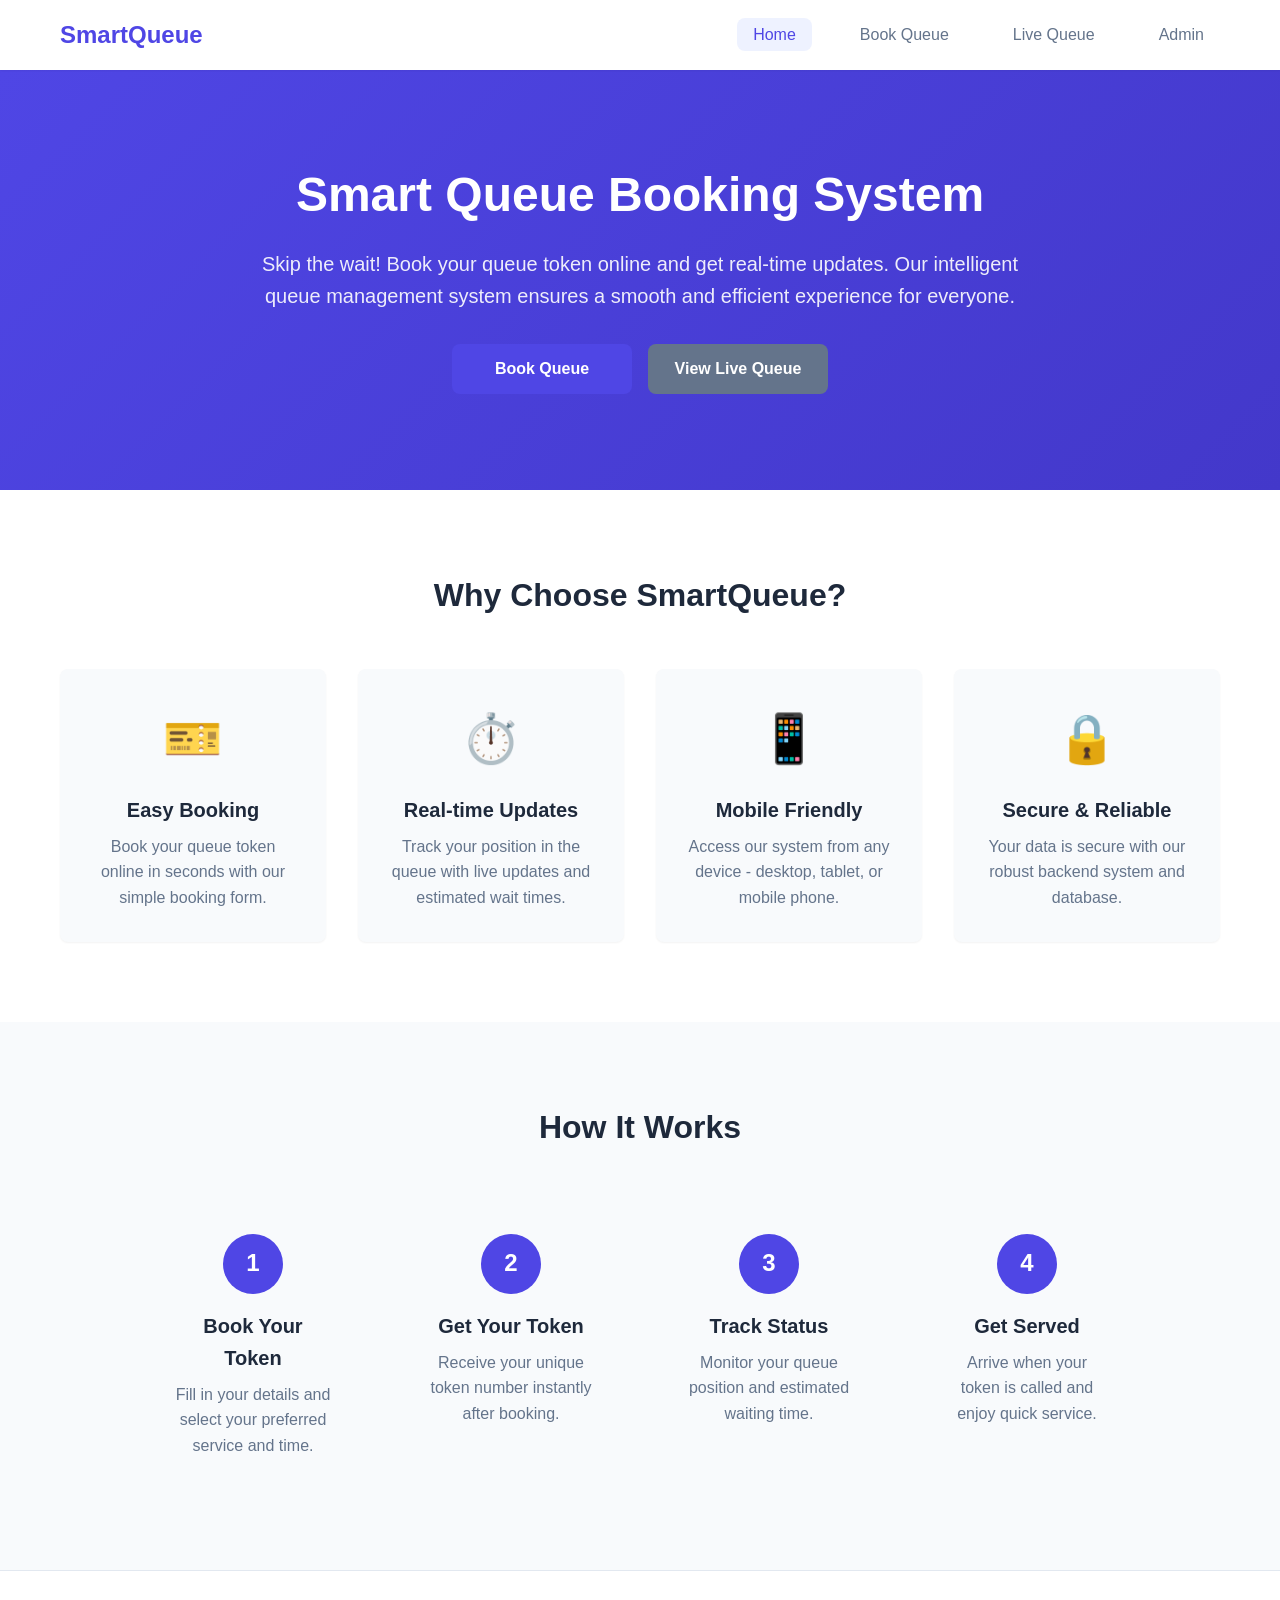
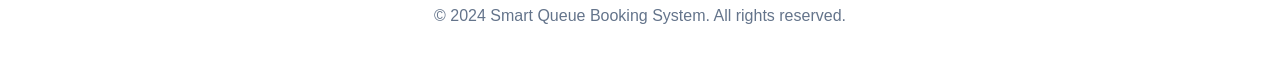
<file: SmartQueueSystem/frontend/index.html>
<!DOCTYPE html>
<html lang="en">
<head>
    <meta charset="UTF-8">
    <meta name="viewport" content="width=device-width, initial-scale=1.0">
    <title>Smart Queue Booking System</title>
    <link rel="stylesheet" href="style.css">
</head>
<body>
    <!-- Navigation Bar -->
    <nav class="navbar">
        <div class="nav-container">
            <div class="nav-brand">
                <h1>SmartQueue</h1>
            </div>
            <ul class="nav-menu">
                <li><a href="index.html" class="active">Home</a></li>
                <li><a href="booking.html">Book Queue</a></li>
                <li><a href="queue.html">Live Queue</a></li>
                <li><a href="admin.html">Admin</a></li>
            </ul>
        </div>
    </nav>

    <!-- Hero Section -->
    <section class="hero">
        <div class="hero-content">
            <h1 class="hero-title">Smart Queue Booking System</h1>
            <p class="hero-description">
                Skip the wait! Book your queue token online and get real-time updates. 
                Our intelligent queue management system ensures a smooth and efficient experience for everyone.
            </p>
            <div class="hero-buttons">
                <a href="booking.html" class="btn btn-primary">Book Queue</a>
                <a href="queue.html" class="btn btn-secondary">View Live Queue</a>
            </div>
        </div>
    </section>

    <!-- Features Section -->
    <section class="features">
        <div class="container">
            <h2 class="section-title">Why Choose SmartQueue?</h2>
            <div class="features-grid">
                <div class="feature-card">
                    <div class="feature-icon">🎫</div>
                    <h3>Easy Booking</h3>
                    <p>Book your queue token online in seconds with our simple booking form.</p>
                </div>
                <div class="feature-card">
                    <div class="feature-icon">⏱️</div>
                    <h3>Real-time Updates</h3>
                    <p>Track your position in the queue with live updates and estimated wait times.</p>
                </div>
                <div class="feature-card">
                    <div class="feature-icon">📱</div>
                    <h3>Mobile Friendly</h3>
                    <p>Access our system from any device - desktop, tablet, or mobile phone.</p>
                </div>
                <div class="feature-card">
                    <div class="feature-icon">🔒</div>
                    <h3>Secure & Reliable</h3>
                    <p>Your data is secure with our robust backend system and database.</p>
                </div>
            </div>
        </div>
    </section>

    <!-- How It Works Section -->
    <section class="how-it-works">
        <div class="container">
            <h2 class="section-title">How It Works</h2>
            <div class="steps">
                <div class="step">
                    <div class="step-number">1</div>
                    <h3>Book Your Token</h3>
                    <p>Fill in your details and select your preferred service and time.</p>
                </div>
                <div class="step">
                    <div class="step-number">2</div>
                    <h3>Get Your Token</h3>
                    <p>Receive your unique token number instantly after booking.</p>
                </div>
                <div class="step">
                    <div class="step-number">3</div>
                    <h3>Track Status</h3>
                    <p>Monitor your queue position and estimated waiting time.</p>
                </div>
                <div class="step">
                    <div class="step-number">4</div>
                    <h3>Get Served</h3>
                    <p>Arrive when your token is called and enjoy quick service.</p>
                </div>
            </div>
        </div>
    </section>

    <!-- Footer -->
    <footer class="footer">
        <div class="container">
            <p>&copy; 2024 Smart Queue Booking System. All rights reserved.</p>
        </div>
    </footer>
</body>
</html>
</file>
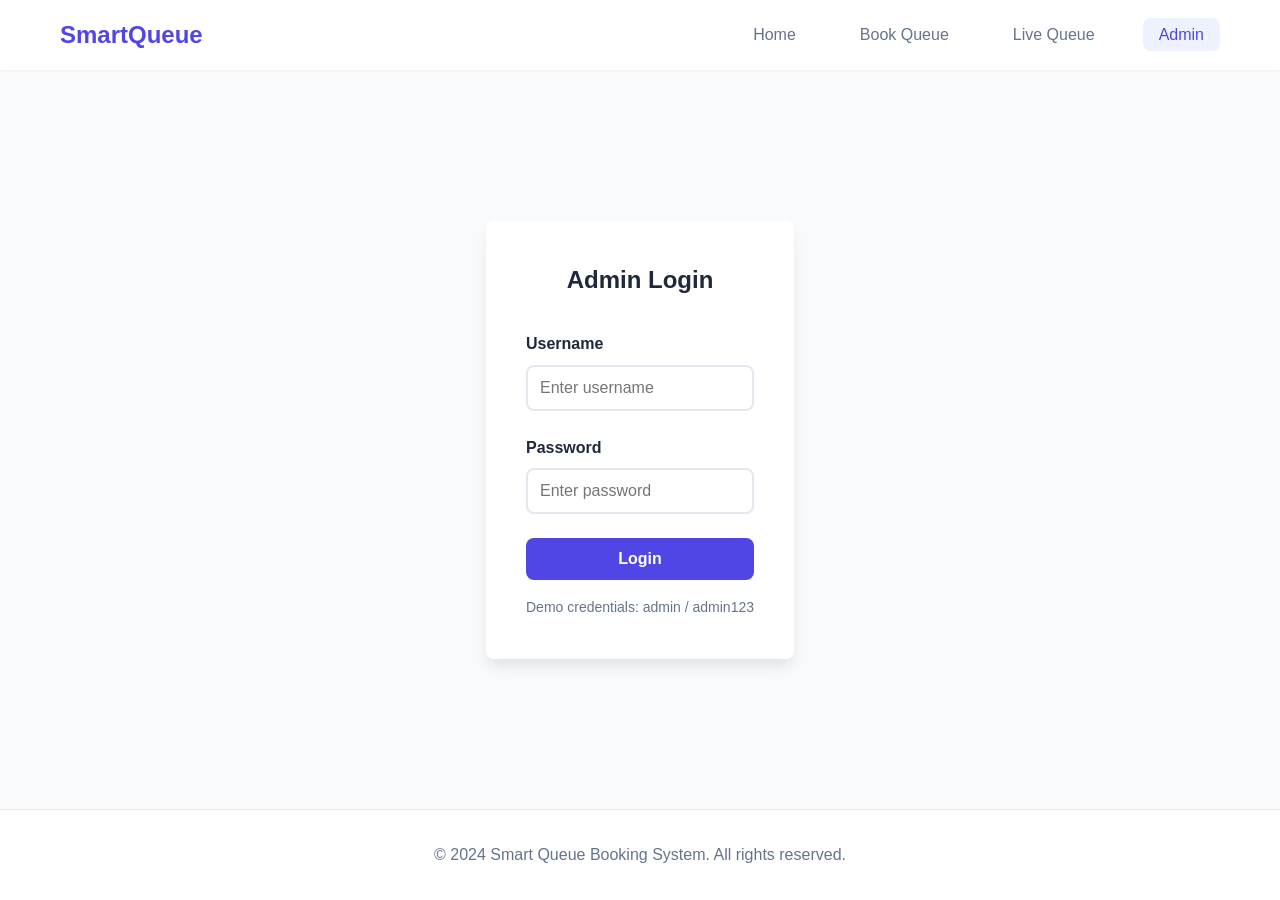
<file: SmartQueueSystem/frontend/admin.html>
<!DOCTYPE html>
<html lang="en">
<head>
    <meta charset="UTF-8">
    <meta name="viewport" content="width=device-width, initial-scale=1.0">
    <title>Admin Dashboard - Smart Queue System</title>
    <link rel="stylesheet" href="style.css">
</head>
<body>
    <!-- Navigation Bar -->
    <nav class="navbar">
        <div class="nav-container">
            <div class="nav-brand">
                <h1>SmartQueue</h1>
            </div>
            <ul class="nav-menu">
                <li><a href="index.html">Home</a></li>
                <li><a href="booking.html">Book Queue</a></li>
                <li><a href="queue.html">Live Queue</a></li>
                <li><a href="admin.html" class="active">Admin</a></li>
            </ul>
        </div>
    </nav>

    <!-- Login Section -->
    <section id="loginSection" class="login-section">
        <div class="container">
            <div class="login-card">
                <h2>Admin Login</h2>
                <form id="loginForm">
                    <div class="form-group">
                        <label for="username">Username</label>
                        <input 
                            type="text" 
                            id="username" 
                            name="username" 
                            required 
                            placeholder="Enter username"
                        >
                    </div>
                    <div class="form-group">
                        <label for="password">Password</label>
                        <input 
                            type="password" 
                            id="password" 
                            name="password" 
                            required 
                            placeholder="Enter password"
                        >
                    </div>
                    <div id="loginError" class="error-message"></div>
                    <button type="submit" class="btn btn-primary btn-block">Login</button>
                    <p class="login-hint">Demo credentials: admin / admin123</p>
                </form>
            </div>
        </div>
    </section>

    <!-- Admin Dashboard Section -->
    <section id="dashboardSection" class="admin-dashboard" style="display: none;">
        <div class="container">
            <div class="dashboard-header">
                <h2>Admin Dashboard</h2>
                <button class="btn btn-secondary" onclick="logout()">Logout</button>
            </div>

            <!-- Dashboard Statistics -->
            <div class="stats-grid">
                <div class="stat-card">
                    <div class="stat-icon">👥</div>
                    <div class="stat-value" id="adminWaitingCount">0</div>
                    <div class="stat-label">Waiting</div>
                </div>
                <div class="stat-card">
                    <div class="stat-icon">🔔</div>
                    <div class="stat-value" id="adminServingCount">0</div>
                    <div class="stat-label">Serving</div>
                </div>
                <div class="stat-card">
                    <div class="stat-icon">✅</div>
                    <div class="stat-value" id="adminCompletedCount">0</div>
                    <div class="stat-label">Completed</div>
                </div>
                <div class="stat-card">
                    <div class="stat-icon">❌</div>
                    <div class="stat-value" id="adminCancelledCount">0</div>
                    <div class="stat-label">Cancelled</div>
                </div>
            </div>

            <!-- Current Queue Control -->
            <div class="queue-control-card">
                <div class="queue-card-header">
                    <h3>Current Queue Control</h3>
                    <div class="refresh-indicator">
                        <span class="pulse"></span>
                        <span>Auto-refreshing</span>
                    </div>
                </div>
                <div class="current-serving-display">
                    <div class="token-display" id="adminCurrentToken">--</div>
                    <div class="token-info" id="adminCurrentTokenInfo">No token currently being served</div>
                </div>
                <div class="control-buttons">
                    <button class="btn btn-primary" onclick="callNext()">Call Next</button>
                    <button class="btn btn-success" onclick="completeCurrent()">Complete</button>
                </div>
            </div>

            <!-- Search Bookings -->
            <div class="search-card">
                <h3>Search Bookings</h3>
                <div class="search-form">
                    <input 
                        type="text" 
                        id="adminSearch" 
                        placeholder="Search by name, phone, or token..."
                    >
                    <button class="btn btn-primary" onclick="searchBookings()">Search</button>
                    <button class="btn btn-secondary" onclick="loadAllBookings()">Show All</button>
                </div>
            </div>

            <!-- Bookings Table -->
            <div class="bookings-table-card">
                <div class="queue-card-header">
                    <h3>Today's Bookings</h3>
                    <select id="statusFilter" onchange="filterBookings()">
                        <option value="all">All Status</option>
                        <option value="Waiting">Waiting</option>
                        <option value="Serving">Serving</option>
                        <option value="Completed">Completed</option>
                        <option value="Cancelled">Cancelled</option>
                    </select>
                </div>
                <div class="table-responsive">
                    <table id="bookingsTable">
                        <thead>
                            <tr>
                                <th>Token</th>
                                <th>Customer Name</th>
                                <th>Phone</th>
                                <th>Service</th>
                                <th>Time</th>
                                <th>Status</th>
                                <th>Actions</th>
                            </tr>
                        </thead>
                        <tbody id="bookingsTableBody">
                            <tr>
                                <td colspan="7" class="no-data">Loading bookings...</td>
                            </tr>
                        </tbody>
                    </table>
                </div>
            </div>
        </div>
    </section>

    <!-- Footer -->
    <footer class="footer">
        <div class="container">
            <p>&copy; 2024 Smart Queue Booking System. All rights reserved.</p>
        </div>
    </footer>

    <script src="admin.js"></script>
</body>
</html>
</file>
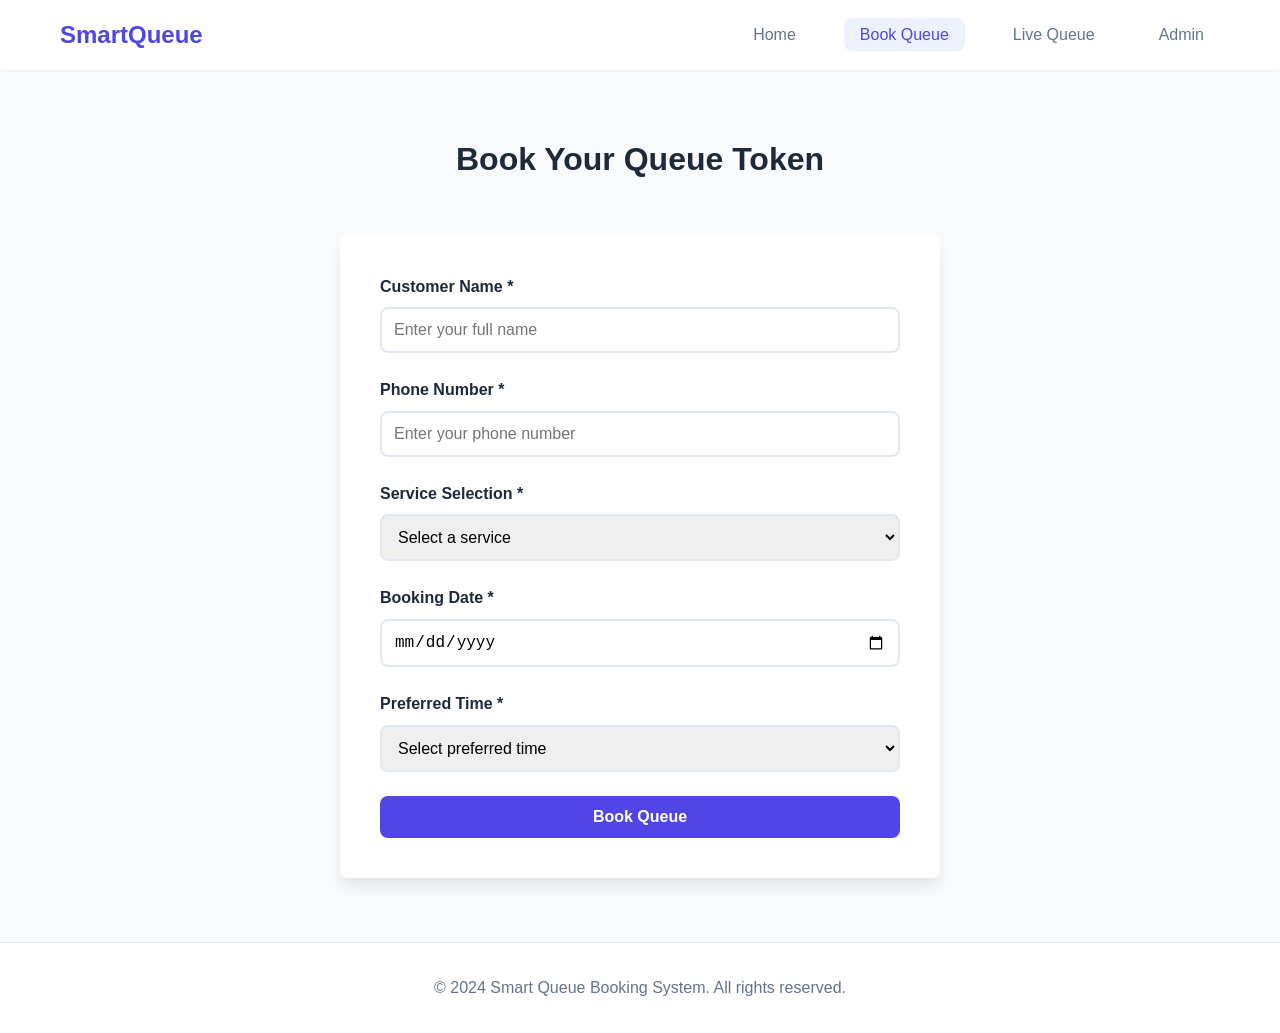
<file: SmartQueueSystem/frontend/booking.html>
<!DOCTYPE html>
<html lang="en">
<head>
    <meta charset="UTF-8">
    <meta name="viewport" content="width=device-width, initial-scale=1.0">
    <title>Book Queue - Smart Queue System</title>
    <link rel="stylesheet" href="style.css">
</head>
<body>
    <!-- Navigation Bar -->
    <nav class="navbar">
        <div class="nav-container">
            <div class="nav-brand">
                <h1>SmartQueue</h1>
            </div>
            <ul class="nav-menu">
                <li><a href="index.html">Home</a></li>
                <li><a href="booking.html" class="active">Book Queue</a></li>
                <li><a href="queue.html">Live Queue</a></li>
                <li><a href="admin.html">Admin</a></li>
            </ul>
        </div>
    </nav>

    <!-- Booking Section -->
    <section class="booking-section">
        <div class="container">
            <h2 class="section-title">Book Your Queue Token</h2>
            <div class="booking-container">
                <div class="booking-form-card">
                    <form id="bookingForm">
                        <div class="form-group">
                            <label for="customerName">Customer Name *</label>
                            <input 
                                type="text" 
                                id="customerName" 
                                name="customerName" 
                                required 
                                placeholder="Enter your full name"
                            >
                            <span class="error-message" id="nameError"></span>
                        </div>

                        <div class="form-group">
                            <label for="phone">Phone Number *</label>
                            <input 
                                type="tel" 
                                id="phone" 
                                name="phone" 
                                required 
                                placeholder="Enter your phone number"
                                pattern="[0-9]{10}"
                            >
                            <span class="error-message" id="phoneError"></span>
                        </div>

                        <div class="form-group">
                            <label for="service">Service Selection *</label>
                            <select id="service" name="service" required>
                                <option value="">Select a service</option>
                                <option value="General Consultation">General Consultation</option>
                                <option value="Technical Support">Technical Support</option>
                                <option value="Billing Inquiry">Billing Inquiry</option>
                                <option value="Account Management">Account Management</option>
                                <option value="Product Information">Product Information</option>
                            </select>
                            <span class="error-message" id="serviceError"></span>
                        </div>

                        <div class="form-group">
                            <label for="bookingDate">Booking Date *</label>
                            <input 
                                type="date" 
                                id="bookingDate" 
                                name="bookingDate" 
                                required
                            >
                            <span class="error-message" id="dateError"></span>
                        </div>

                        <div class="form-group">
                            <label for="bookingTime">Preferred Time *</label>
                            <select id="bookingTime" name="bookingTime" required>
                                <option value="">Select preferred time</option>
                                <option value="09:00">09:00 AM</option>
                                <option value="10:00">10:00 AM</option>
                                <option value="11:00">11:00 AM</option>
                                <option value="12:00">12:00 PM</option>
                                <option value="13:00">01:00 PM</option>
                                <option value="14:00">02:00 PM</option>
                                <option value="15:00">03:00 PM</option>
                                <option value="16:00">04:00 PM</option>
                                <option value="17:00">05:00 PM</option>
                            </select>
                            <span class="error-message" id="timeError"></span>
                        </div>

                        <button type="submit" class="btn btn-primary btn-block">Book Queue</button>
                    </form>
                </div>

                <!-- Success Modal -->
                <div id="successModal" class="modal">
                    <div class="modal-content">
                        <div class="modal-header">
                            <h2>Booking Successful!</h2>
                            <span class="close-modal">&times;</span>
                        </div>
                        <div class="modal-body">
                            <div class="success-icon">✓</div>
                            <p>Your queue token has been generated successfully.</p>
                            <div class="token-details">
                                <div class="token-item">
                                    <span class="token-label">Token Number:</span>
                                    <span class="token-value" id="tokenNumber">-</span>
                                </div>
                                <div class="token-item">
                                    <span class="token-label">Estimated Wait Time:</span>
                                    <span class="token-value" id="waitTime">-</span>
                                </div>
                            </div>
                            <p class="token-note">Please save your token number for reference.</p>
                        </div>
                        <div class="modal-footer">
                            <a href="queue.html" class="btn btn-secondary">View Live Queue</a>
                            <button class="btn btn-primary" onclick="closeModal()">Book Another</button>
                        </div>
                    </div>
                </div>
            </div>
        </div>
    </section>

    <!-- Footer -->
    <footer class="footer">
        <div class="container">
            <p>&copy; 2024 Smart Queue Booking System. All rights reserved.</p>
        </div>
    </footer>

    <script src="booking.js"></script>
</body>
</html>
</file>
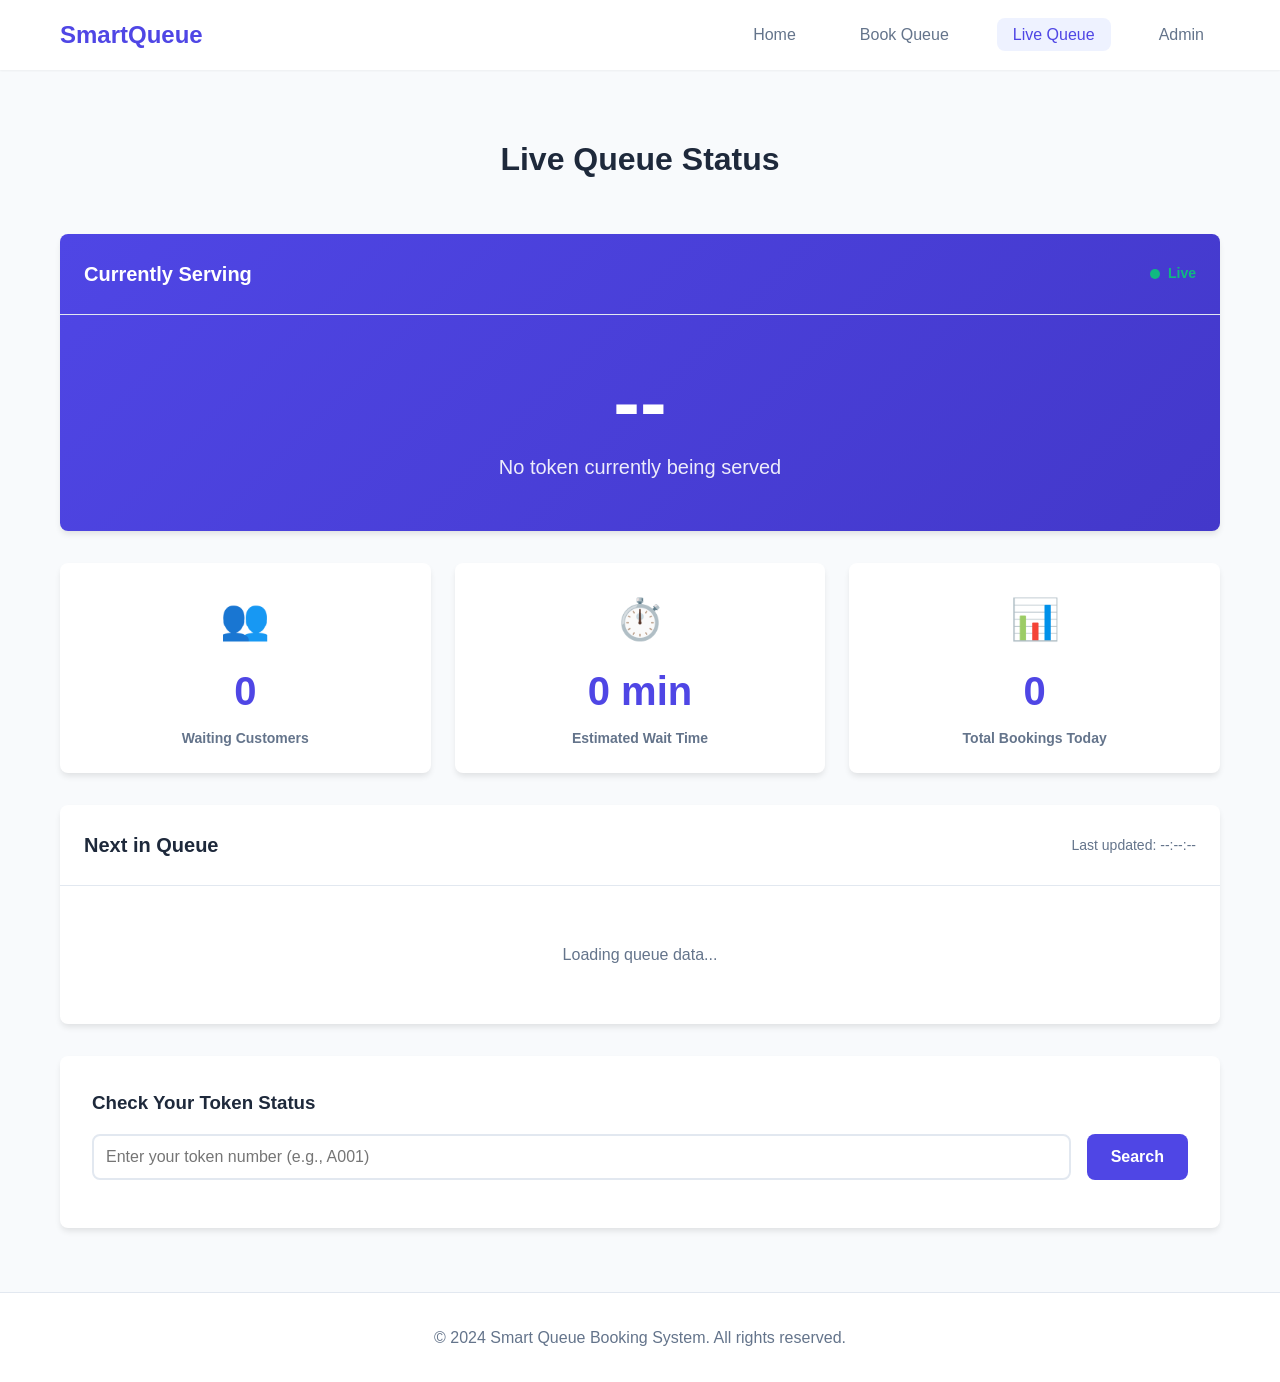
<file: SmartQueueSystem/frontend/queue.html>
<!DOCTYPE html>
<html lang="en">
<head>
    <meta charset="UTF-8">
    <meta name="viewport" content="width=device-width, initial-scale=1.0">
    <title>Live Queue - Smart Queue System</title>
    <link rel="stylesheet" href="style.css">
</head>
<body>
    <!-- Navigation Bar -->
    <nav class="navbar">
        <div class="nav-container">
            <div class="nav-brand">
                <h1>SmartQueue</h1>
            </div>
            <ul class="nav-menu">
                <li><a href="index.html">Home</a></li>
                <li><a href="booking.html">Book Queue</a></li>
                <li><a href="queue.html" class="active">Live Queue</a></li>
                <li><a href="admin.html">Admin</a></li>
            </ul>
        </div>
    </nav>

    <!-- Queue Section -->
    <section class="queue-section">
        <div class="container">
            <h2 class="section-title">Live Queue Status</h2>
            
            <!-- Current Serving Card -->
            <div class="queue-card current-serving">
                <div class="queue-card-header">
                    <h3>Currently Serving</h3>
                    <div class="refresh-indicator">
                        <span class="pulse"></span>
                        <span>Live</span>
                    </div>
                </div>
                <div class="current-token">
                    <div class="token-display" id="currentToken">--</div>
                    <div class="token-info" id="currentTokenInfo">No token currently being served</div>
                </div>
            </div>

            <!-- Queue Statistics -->
            <div class="stats-grid">
                <div class="stat-card">
                    <div class="stat-icon">👥</div>
                    <div class="stat-value" id="waitingCount">0</div>
                    <div class="stat-label">Waiting Customers</div>
                </div>
                <div class="stat-card">
                    <div class="stat-icon">⏱️</div>
                    <div class="stat-value" id="estimatedWait">0 min</div>
                    <div class="stat-label">Estimated Wait Time</div>
                </div>
                <div class="stat-card">
                    <div class="stat-icon">📊</div>
                    <div class="stat-value" id="totalBookings">0</div>
                    <div class="stat-label">Total Bookings Today</div>
                </div>
            </div>

            <!-- Next Tokens -->
            <div class="queue-card next-tokens">
                <div class="queue-card-header">
                    <h3>Next in Queue</h3>
                    <div class="last-updated">
                        Last updated: <span id="lastUpdated">--:--:--</span>
                    </div>
                </div>
                <div class="tokens-list" id="nextTokensList">
                    <div class="no-data">Loading queue data...</div>
                </div>
            </div>

            <!-- Token Search -->
            <div class="token-search">
                <h3>Check Your Token Status</h3>
                <div class="search-form">
                    <input 
                        type="text" 
                        id="tokenSearch" 
                        placeholder="Enter your token number (e.g., A001)"
                    >
                    <button class="btn btn-primary" onclick="searchToken()">Search</button>
                </div>
                <div id="tokenSearchResult" class="search-result"></div>
            </div>
        </div>
    </section>

    <!-- Footer -->
    <footer class="footer">
        <div class="container">
            <p>&copy; 2024 Smart Queue Booking System. All rights reserved.</p>
        </div>
    </footer>

    <script src="queue.js"></script>
</body>
</html>
</file>
<file: SmartQueueSystem/frontend/style.css>
/* ============================================
   Smart Queue Booking System - Main Styles
   ============================================ */

/* Reset and Base Styles */
* {
    margin: 0;
    padding: 0;
    box-sizing: border-box;
}

:root {
    --primary-color: #4f46e5;
    --primary-dark: #4338ca;
    --secondary-color: #64748b;
    --success-color: #10b981;
    --danger-color: #ef4444;
    --warning-color: #f59e0b;
    --background-color: #f8fafc;
    --card-background: #ffffff;
    --text-primary: #1e293b;
    --text-secondary: #64748b;
    --border-color: #e2e8f0;
    --shadow-sm: 0 1px 2px 0 rgba(0, 0, 0, 0.05);
    --shadow-md: 0 4px 6px -1px rgba(0, 0, 0, 0.1);
    --shadow-lg: 0 10px 15px -3px rgba(0, 0, 0, 0.1);
    --radius: 8px;
    --transition: all 0.3s ease;
}

body {
    font-family: 'Segoe UI', Tahoma, Geneva, Verdana, sans-serif;
    background-color: var(--background-color);
    color: var(--text-primary);
    line-height: 1.6;
    min-height: 100vh;
    display: flex;
    flex-direction: column;
}

.container {
    max-width: 1200px;
    margin: 0 auto;
    padding: 0 20px;
}

/* ============================================
   Navigation Bar
   ============================================ */

.navbar {
    background-color: var(--card-background);
    box-shadow: var(--shadow-sm);
    position: sticky;
    top: 0;
    z-index: 1000;
}

.nav-container {
    max-width: 1200px;
    margin: 0 auto;
    padding: 1rem 20px;
    display: flex;
    justify-content: space-between;
    align-items: center;
}

.nav-brand h1 {
    font-size: 1.5rem;
    color: var(--primary-color);
    font-weight: 700;
}

.nav-menu {
    display: flex;
    list-style: none;
    gap: 2rem;
}

.nav-menu a {
    text-decoration: none;
    color: var(--text-secondary);
    font-weight: 500;
    transition: var(--transition);
    padding: 0.5rem 1rem;
    border-radius: var(--radius);
}

.nav-menu a:hover,
.nav-menu a.active {
    color: var(--primary-color);
    background-color: #eef2ff;
}

/* ============================================
   Buttons
   ============================================ */

.btn {
    display: inline-block;
    padding: 0.75rem 1.5rem;
    border: none;
    border-radius: var(--radius);
    font-size: 1rem;
    font-weight: 600;
    cursor: pointer;
    text-decoration: none;
    transition: var(--transition);
    text-align: center;
}

.btn-primary {
    background-color: var(--primary-color);
    color: white;
}

.btn-primary:hover {
    background-color: var(--primary-dark);
    transform: translateY(-2px);
    box-shadow: var(--shadow-md);
}

.btn-secondary {
    background-color: var(--secondary-color);
    color: white;
}

.btn-secondary:hover {
    background-color: #475569;
    transform: translateY(-2px);
    box-shadow: var(--shadow-md);
}

.btn-success {
    background-color: var(--success-color);
    color: white;
}

.btn-success:hover {
    background-color: #059669;
    transform: translateY(-2px);
    box-shadow: var(--shadow-md);
}

.btn-danger {
    background-color: var(--danger-color);
    color: white;
}

.btn-danger:hover {
    background-color: #dc2626;
    transform: translateY(-2px);
    box-shadow: var(--shadow-md);
}

.btn-block {
    width: 100%;
}

/* ============================================
   Hero Section
   ============================================ */

.hero {
    background: linear-gradient(135deg, var(--primary-color) 0%, var(--primary-dark) 100%);
    color: white;
    padding: 6rem 20px;
    text-align: center;
}

.hero-content {
    max-width: 800px;
    margin: 0 auto;
}

.hero-title {
    font-size: 3rem;
    font-weight: 700;
    margin-bottom: 1.5rem;
    line-height: 1.2;
}

.hero-description {
    font-size: 1.25rem;
    margin-bottom: 2rem;
    opacity: 0.9;
}

.hero-buttons {
    display: flex;
    gap: 1rem;
    justify-content: center;
    flex-wrap: wrap;
}

.hero-buttons .btn {
    min-width: 180px;
}

/* ============================================
   Features Section
   ============================================ */

.features {
    padding: 5rem 20px;
    background-color: var(--card-background);
}

.section-title {
    text-align: center;
    font-size: 2rem;
    font-weight: 700;
    margin-bottom: 3rem;
    color: var(--text-primary);
}

.features-grid {
    display: grid;
    grid-template-columns: repeat(auto-fit, minmax(250px, 1fr));
    gap: 2rem;
    max-width: 1200px;
    margin: 0 auto;
}

.feature-card {
    background-color: var(--background-color);
    padding: 2rem;
    border-radius: var(--radius);
    text-align: center;
    transition: var(--transition);
    box-shadow: var(--shadow-sm);
}

.feature-card:hover {
    transform: translateY(-5px);
    box-shadow: var(--shadow-lg);
}

.feature-icon {
    font-size: 3rem;
    margin-bottom: 1rem;
}

.feature-card h3 {
    font-size: 1.25rem;
    margin-bottom: 0.5rem;
    color: var(--text-primary);
}

.feature-card p {
    color: var(--text-secondary);
}

/* ============================================
   How It Works Section
   ============================================ */

.how-it-works {
    padding: 5rem 20px;
    background-color: var(--background-color);
}

.steps {
    display: grid;
    grid-template-columns: repeat(auto-fit, minmax(200px, 1fr));
    gap: 2rem;
    max-width: 1000px;
    margin: 0 auto;
}

.step {
    text-align: center;
    padding: 2rem;
}

.step-number {
    width: 60px;
    height: 60px;
    background-color: var(--primary-color);
    color: white;
    border-radius: 50%;
    display: flex;
    align-items: center;
    justify-content: center;
    font-size: 1.5rem;
    font-weight: 700;
    margin: 0 auto 1rem;
}

.step h3 {
    font-size: 1.25rem;
    margin-bottom: 0.5rem;
    color: var(--text-primary);
}

.step p {
    color: var(--text-secondary);
}

/* ============================================
   Booking Section
   ============================================ */

.booking-section {
    padding: 4rem 20px;
    flex: 1;
}

.booking-container {
    max-width: 600px;
    margin: 0 auto;
}

.booking-form-card {
    background-color: var(--card-background);
    padding: 2.5rem;
    border-radius: var(--radius);
    box-shadow: var(--shadow-lg);
}

.form-group {
    margin-bottom: 1.5rem;
}

.form-group label {
    display: block;
    margin-bottom: 0.5rem;
    font-weight: 600;
    color: var(--text-primary);
}

.form-group input,
.form-group select {
    width: 100%;
    padding: 0.75rem;
    border: 2px solid var(--border-color);
    border-radius: var(--radius);
    font-size: 1rem;
    transition: var(--transition);
}

.form-group input:focus,
.form-group select:focus {
    outline: none;
    border-color: var(--primary-color);
    box-shadow: 0 0 0 3px rgba(79, 70, 229, 0.1);
}

.error-message {
    color: var(--danger-color);
    font-size: 0.875rem;
    margin-top: 0.25rem;
    display: block;
}

/* ============================================
   Modal
   ============================================ */

.modal {
    display: none;
    position: fixed;
    z-index: 2000;
    left: 0;
    top: 0;
    width: 100%;
    height: 100%;
    background-color: rgba(0, 0, 0, 0.5);
    align-items: center;
    justify-content: center;
}

.modal.active {
    display: flex;
}

.modal-content {
    background-color: var(--card-background);
    border-radius: var(--radius);
    max-width: 500px;
    width: 90%;
    box-shadow: var(--shadow-lg);
    animation: modalSlideIn 0.3s ease;
}

@keyframes modalSlideIn {
    from {
        transform: translateY(-50px);
        opacity: 0;
    }
    to {
        transform: translateY(0);
        opacity: 1;
    }
}

.modal-header {
    padding: 1.5rem;
    border-bottom: 1px solid var(--border-color);
    display: flex;
    justify-content: space-between;
    align-items: center;
}

.modal-header h2 {
    font-size: 1.5rem;
    color: var(--text-primary);
}

.close-modal {
    font-size: 2rem;
    cursor: pointer;
    color: var(--text-secondary);
    line-height: 1;
}

.close-modal:hover {
    color: var(--text-primary);
}

.modal-body {
    padding: 2rem 1.5rem;
    text-align: center;
}

.success-icon {
    width: 80px;
    height: 80px;
    background-color: var(--success-color);
    color: white;
    border-radius: 50%;
    display: flex;
    align-items: center;
    justify-content: center;
    font-size: 2.5rem;
    margin: 0 auto 1.5rem;
}

.token-details {
    background-color: var(--background-color);
    padding: 1.5rem;
    border-radius: var(--radius);
    margin: 1.5rem 0;
}

.token-item {
    display: flex;
    justify-content: space-between;
    padding: 0.75rem 0;
    border-bottom: 1px solid var(--border-color);
}

.token-item:last-child {
    border-bottom: none;
}

.token-label {
    font-weight: 600;
    color: var(--text-secondary);
}

.token-value {
    font-weight: 700;
    color: var(--primary-color);
    font-size: 1.25rem;
}

.token-note {
    color: var(--text-secondary);
    font-size: 0.875rem;
}

.modal-footer {
    padding: 1.5rem;
    border-top: 1px solid var(--border-color);
    display: flex;
    gap: 1rem;
    justify-content: center;
}

/* ============================================
   Queue Section
   ============================================ */

.queue-section {
    padding: 4rem 20px;
    flex: 1;
}

.queue-card {
    background-color: var(--card-background);
    border-radius: var(--radius);
    box-shadow: var(--shadow-md);
    margin-bottom: 2rem;
    overflow: hidden;
}

.queue-card-header {
    padding: 1.5rem;
    border-bottom: 1px solid var(--border-color);
    display: flex;
    justify-content: space-between;
    align-items: center;
}

.queue-card-header h3 {
    font-size: 1.25rem;
    color: var(--text-primary);
}

.refresh-indicator {
    display: flex;
    align-items: center;
    gap: 0.5rem;
    color: var(--success-color);
    font-size: 0.875rem;
    font-weight: 600;
}

.pulse {
    width: 10px;
    height: 10px;
    background-color: var(--success-color);
    border-radius: 50%;
    animation: pulse 2s infinite;
}

@keyframes pulse {
    0%, 100% {
        opacity: 1;
    }
    50% {
        opacity: 0.5;
    }
}

.last-updated {
    color: var(--text-secondary);
    font-size: 0.875rem;
}

.current-serving {
    background: linear-gradient(135deg, var(--primary-color) 0%, var(--primary-dark) 100%);
    color: white;
}

.current-serving .queue-card-header h3 {
    color: white;
}

.current-token {
    padding: 3rem 2rem;
    text-align: center;
}

.token-display {
    font-size: 5rem;
    font-weight: 700;
    margin-bottom: 0.5rem;
    line-height: 1;
}

.token-info {
    font-size: 1.25rem;
    opacity: 0.9;
}

/* ============================================
   Statistics Grid
   ============================================ */

.stats-grid {
    display: grid;
    grid-template-columns: repeat(auto-fit, minmax(200px, 1fr));
    gap: 1.5rem;
    margin-bottom: 2rem;
}

.stat-card {
    background-color: var(--card-background);
    padding: 1.5rem;
    border-radius: var(--radius);
    box-shadow: var(--shadow-md);
    text-align: center;
}

.stat-icon {
    font-size: 2.5rem;
    margin-bottom: 0.5rem;
}

.stat-value {
    font-size: 2.5rem;
    font-weight: 700;
    color: var(--primary-color);
    margin-bottom: 0.25rem;
}

.stat-label {
    color: var(--text-secondary);
    font-size: 0.875rem;
    font-weight: 600;
}

/* ============================================
   Next Tokens List
   ============================================ */

.tokens-list {
    padding: 1.5rem;
}

.token-item {
    display: flex;
    justify-content: space-between;
    align-items: center;
    padding: 1rem;
    background-color: var(--background-color);
    border-radius: var(--radius);
    margin-bottom: 0.75rem;
    transition: var(--transition);
}

.token-item:hover {
    transform: translateX(5px);
    box-shadow: var(--shadow-sm);
}

.token-number {
    font-size: 1.5rem;
    font-weight: 700;
    color: var(--primary-color);
}

.token-details-inline {
    flex: 1;
    margin-left: 1rem;
}

.token-name {
    font-weight: 600;
    color: var(--text-primary);
}

.token-service {
    font-size: 0.875rem;
    color: var(--text-secondary);
}

.token-time {
    font-size: 0.875rem;
    color: var(--text-secondary);
    font-weight: 600;
}

.no-data {
    text-align: center;
    color: var(--text-secondary);
    padding: 2rem;
}

/* ============================================
   Token Search
   ============================================ */

.token-search {
    background-color: var(--card-background);
    padding: 2rem;
    border-radius: var(--radius);
    box-shadow: var(--shadow-md);
}

.token-search h3 {
    margin-bottom: 1rem;
    color: var(--text-primary);
}

.search-form {
    display: flex;
    gap: 1rem;
    margin-bottom: 1rem;
}

.search-form input {
    flex: 1;
    padding: 0.75rem;
    border: 2px solid var(--border-color);
    border-radius: var(--radius);
    font-size: 1rem;
}

.search-form input:focus {
    outline: none;
    border-color: var(--primary-color);
}

.search-result {
    padding: 1rem;
    background-color: var(--background-color);
    border-radius: var(--radius);
    display: none;
}

.search-result.active {
    display: block;
}

/* ============================================
   Login Section
   ============================================ */

.login-section {
    padding: 4rem 20px;
    flex: 1;
    display: flex;
    align-items: center;
    justify-content: center;
}

.login-card {
    background-color: var(--card-background);
    padding: 2.5rem;
    border-radius: var(--radius);
    box-shadow: var(--shadow-lg);
    max-width: 400px;
    width: 100%;
}

.login-card h2 {
    text-align: center;
    margin-bottom: 2rem;
    color: var(--text-primary);
}

.login-hint {
    text-align: center;
    color: var(--text-secondary);
    font-size: 0.875rem;
    margin-top: 1rem;
}

/* ============================================
   Admin Dashboard
   ============================================ */

.admin-dashboard {
    padding: 4rem 20px;
    flex: 1;
}

.dashboard-header {
    display: flex;
    justify-content: space-between;
    align-items: center;
    margin-bottom: 2rem;
}

.dashboard-header h2 {
    color: var(--text-primary);
}

.queue-control-card {
    background-color: var(--card-background);
    border-radius: var(--radius);
    box-shadow: var(--shadow-md);
    margin-bottom: 2rem;
    overflow: hidden;
}

.current-serving-display {
    padding: 3rem 2rem;
    text-align: center;
    background: linear-gradient(135deg, var(--primary-color) 0%, var(--primary-dark) 100%);
    color: white;
}

.current-serving-display .token-display {
    color: white;
}

.current-serving-display .token-info {
    color: rgba(255, 255, 255, 0.9);
}

.control-buttons {
    padding: 1.5rem;
    display: flex;
    gap: 1rem;
    justify-content: center;
}

.control-buttons .btn {
    min-width: 150px;
}

/* ============================================
   Search Card
   ============================================ */

.search-card {
    background-color: var(--card-background);
    padding: 1.5rem;
    border-radius: var(--radius);
    box-shadow: var(--shadow-md);
    margin-bottom: 2rem;
}

.search-card h3 {
    margin-bottom: 1rem;
    color: var(--text-primary);
}

/* ============================================
   Bookings Table
   ============================================ */

.bookings-table-card {
    background-color: var(--card-background);
    border-radius: var(--radius);
    box-shadow: var(--shadow-md);
    overflow: hidden;
}

.bookings-table-card .queue-card-header {
    padding: 1.5rem;
}

.bookings-table-card .queue-card-header select {
    padding: 0.5rem;
    border: 2px solid var(--border-color);
    border-radius: var(--radius);
    font-size: 0.875rem;
}

.table-responsive {
    overflow-x: auto;
}

table {
    width: 100%;
    border-collapse: collapse;
}

thead {
    background-color: var(--background-color);
}

th {
    padding: 1rem;
    text-align: left;
    font-weight: 600;
    color: var(--text-secondary);
    font-size: 0.875rem;
    text-transform: uppercase;
}

tbody tr {
    border-bottom: 1px solid var(--border-color);
}

tbody tr:hover {
    background-color: var(--background-color);
}

td {
    padding: 1rem;
    font-size: 0.875rem;
}

.status-badge {
    display: inline-block;
    padding: 0.25rem 0.75rem;
    border-radius: 20px;
    font-size: 0.75rem;
    font-weight: 600;
    text-transform: uppercase;
}

.status-waiting {
    background-color: #fef3c7;
    color: #d97706;
}

.status-serving {
    background-color: #dbeafe;
    color: #2563eb;
}

.status-completed {
    background-color: #d1fae5;
    color: #059669;
}

.status-cancelled {
    background-color: #fee2e2;
    color: #dc2626;
}

.action-buttons {
    display: flex;
    gap: 0.5rem;
}

.action-buttons .btn {
    padding: 0.5rem 1rem;
    font-size: 0.75rem;
}

/* ============================================
   Footer
   ============================================ */

.footer {
    background-color: var(--card-background);
    padding: 2rem 20px;
    text-align: center;
    border-top: 1px solid var(--border-color);
    margin-top: auto;
}

.footer p {
    color: var(--text-secondary);
}

/* ============================================
   Responsive Design
   ============================================ */

@media (max-width: 768px) {
    .nav-container {
        flex-direction: column;
        gap: 1rem;
    }

    .nav-menu {
        gap: 1rem;
        flex-wrap: wrap;
        justify-content: center;
    }

    .hero-title {
        font-size: 2rem;
    }

    .hero-description {
        font-size: 1rem;
    }

    .hero-buttons {
        flex-direction: column;
        align-items: center;
    }

    .hero-buttons .btn {
        width: 100%;
        max-width: 300px;
    }

    .features-grid,
    .steps {
        grid-template-columns: 1fr;
    }

    .stats-grid {
        grid-template-columns: repeat(2, 1fr);
    }

    .booking-form-card {
        padding: 1.5rem;
    }

    .control-buttons {
        flex-direction: column;
    }

    .control-buttons .btn {
        width: 100%;
    }

    .search-form {
        flex-direction: column;
    }

    .dashboard-header {
        flex-direction: column;
        gap: 1rem;
        align-items: flex-start;
    }

    table {
        font-size: 0.75rem;
    }

    th, td {
        padding: 0.5rem;
    }

    .action-buttons {
        flex-direction: column;
    }
}

@media (max-width: 480px) {
    .stats-grid {
        grid-template-columns: 1fr;
    }

    .token-display {
        font-size: 3rem;
    }

    .modal-content {
        width: 95%;
    }
}

/* ============================================
   Utility Classes
   ============================================ */

.text-center {
    text-align: center;
}

.text-right {
    text-align: right;
}

.mt-1 {
    margin-top: 0.5rem;
}

.mt-2 {
    margin-top: 1rem;
}

.mb-1 {
    margin-bottom: 0.5rem;
}

.mb-2 {
    margin-bottom: 1rem;
}
</file>
